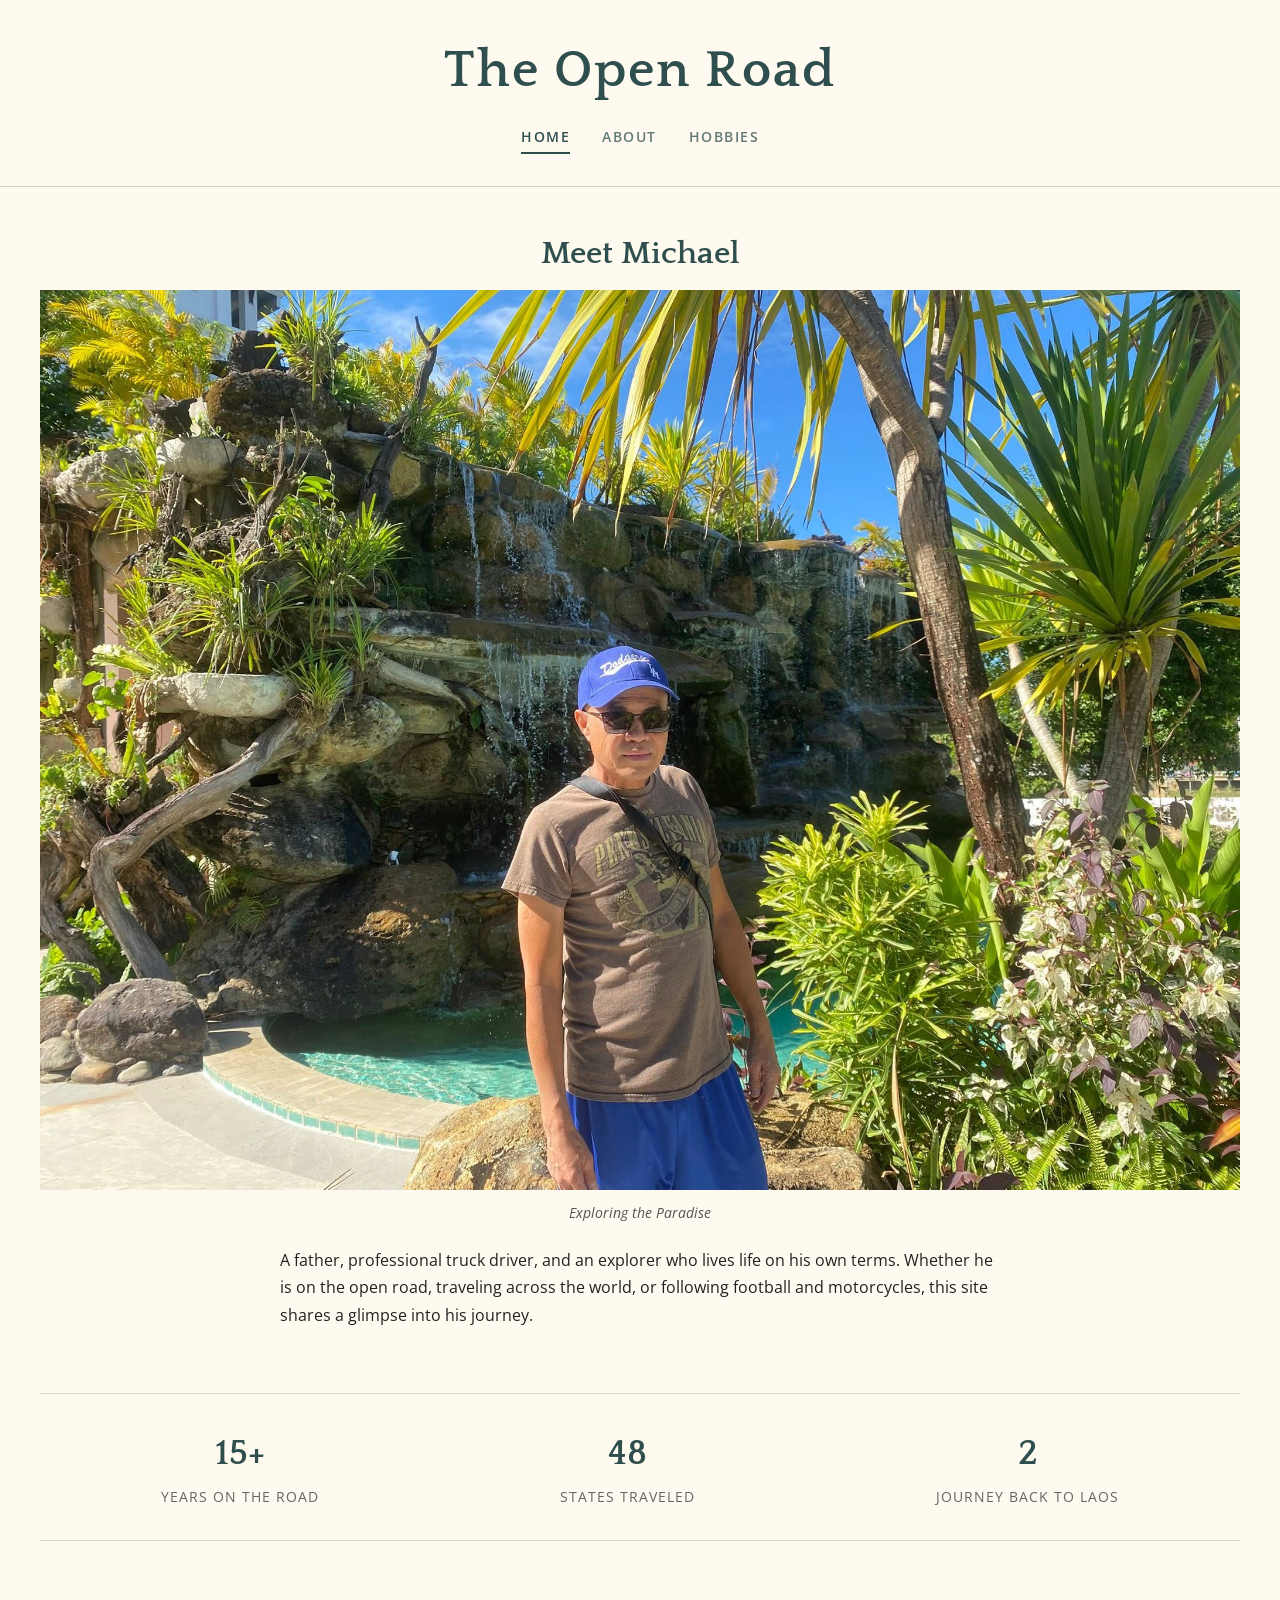
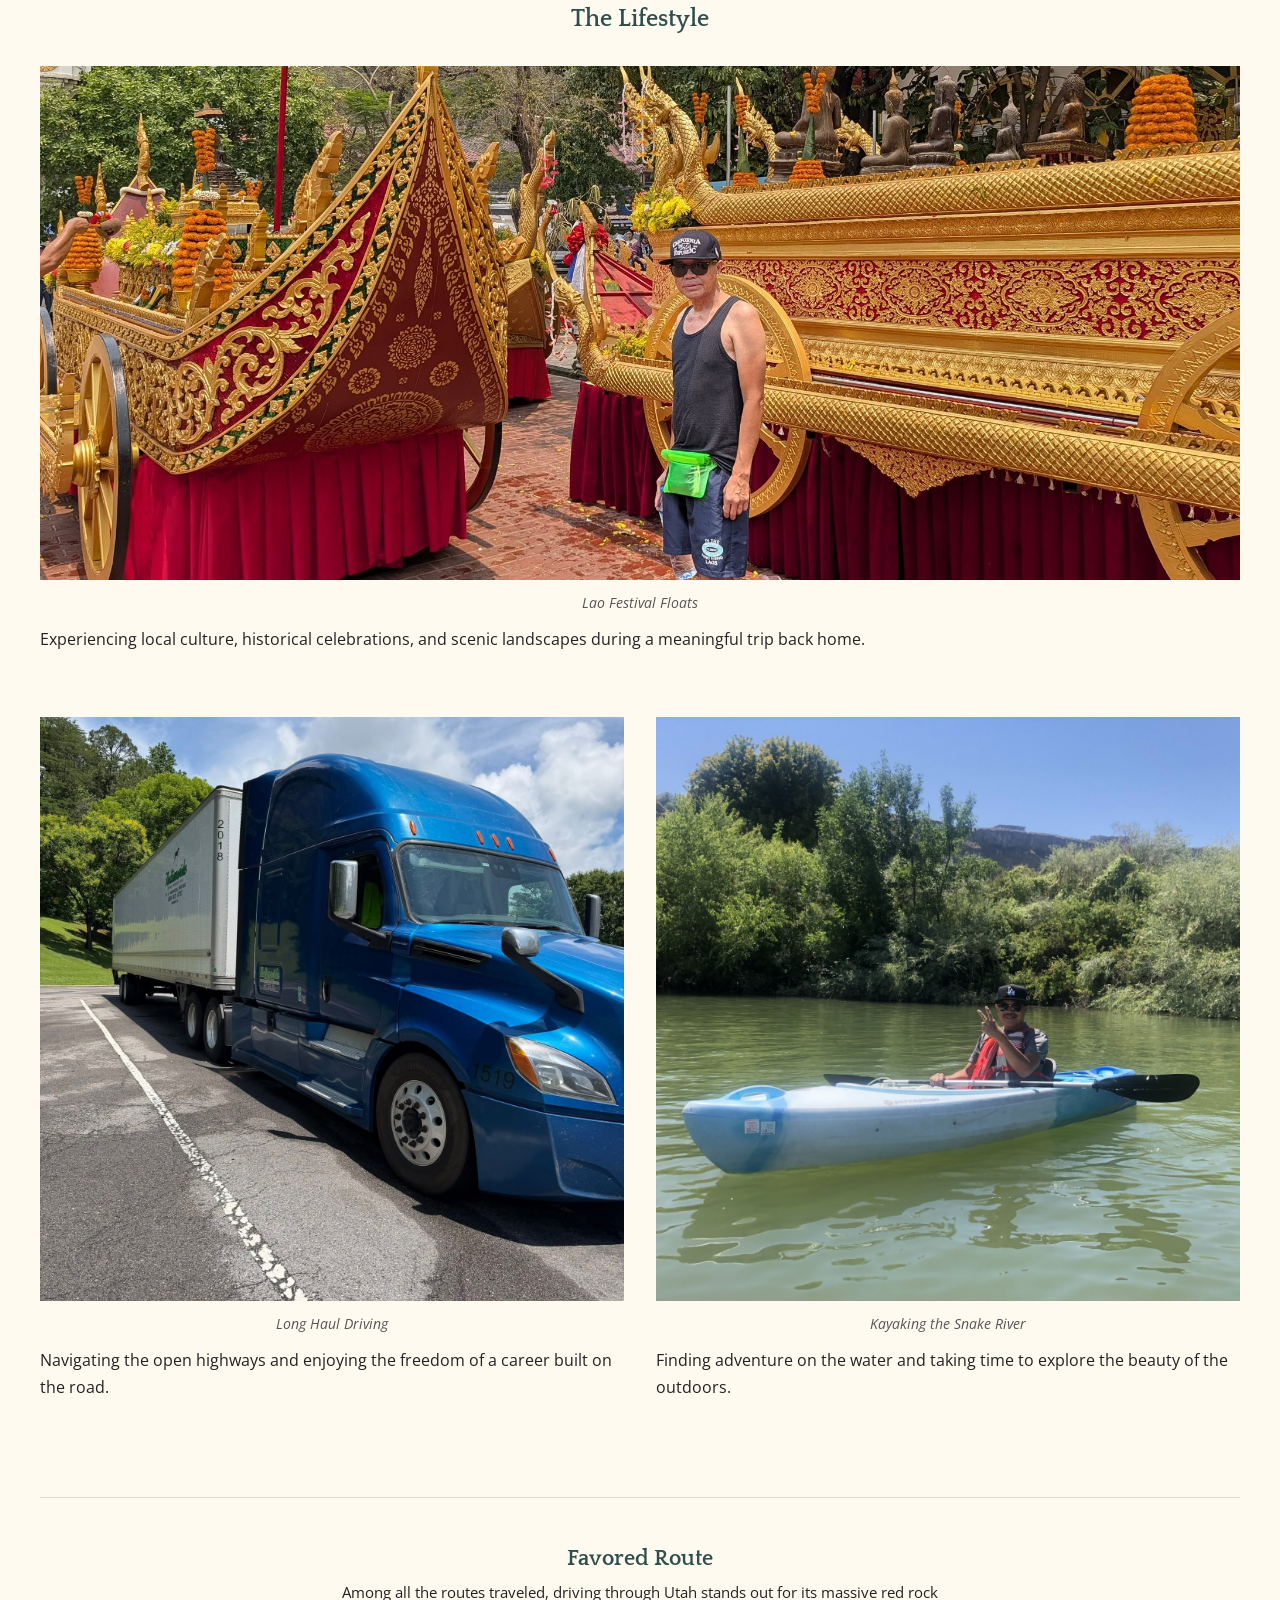
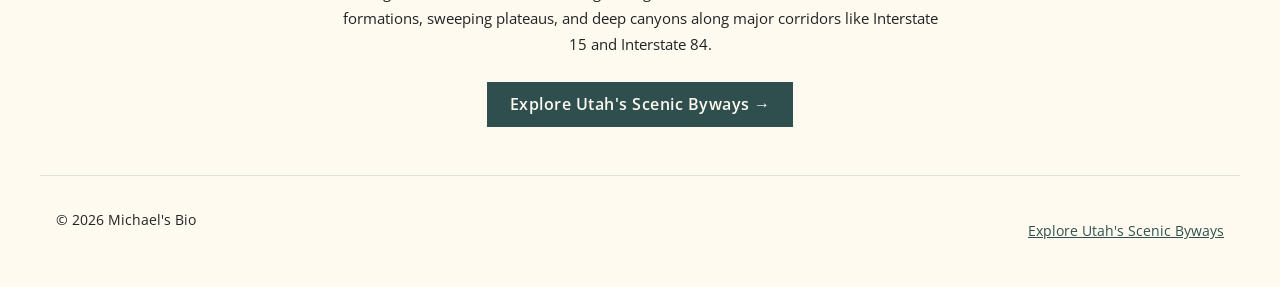
<file: index.html>
<!--
    Eric Sengvanhpheng
    September - October 3, 2026
    CSD 340 bioSite

    bioSite index HTML
-->

<!DOCTYPE html>
<html lang="en">
<head>
    <meta charset="UTF-8">
    <meta name="viewport" content="width=device-width, initial-scale=1.0"> <!-- tell browser how to scale -->

    <title>Landing Page</title>

    <!-- Google fonts -->
    <link rel="preconnect" href="https://fonts.googleapis.com">
    <link rel="preconnect" href="https://fonts.gstatic.com" crossorigin>
    <link href="https://fonts.googleapis.com/css2?family=Open+Sans:ital,wght@0,300..800;1,300..800&family=Quattrocento:wght@400;700&display=swap" rel="stylesheet">

    <!-- site css -->
    <link rel="stylesheet" href="style.css">
</head>

<body>
    <!-- shared header organism -->
    <header>
        <h1>The Open Road</h1>

        <nav>
            <a href="index.html" class="current">Home</a>
            <a href="about.html">About</a>
            <a href="hobbies.html">Hobbies</a>
        </nav>
    </header>

    <main>
        <!-- top section 1 hero -->
        <section class="hero">
            <!-- div inside section to help group -->
                <h2>Meet Michael</h2>
                <!-- figure is HTML5 container, hero image -->
                <figure>
                    <img src="img/laos_1.jpg" alt="Michael with nature in the background">
                    <figcaption>Exploring the Paradise</figcaption>
                </figure>
                <!-- name and short intro -->
                <p>A father, professional truck driver, and an explorer
                    who lives life on his own terms. Whether he is on the open road,
                    traveling across the world, or following football and motorcycles,
                    this site shares a glimpse into his journey.</p>
        </section>
        <!-- milestone banner -->
        <section class="milestones">
            <div class="stat">
                <span class="stat-number">15+</span>
                <span class="stat-label">Years on the Road</span>
            </div>
            <div class="stat">
                <span class="stat-number">48</span>
                <span class="stat-label">States Traveled</span>
            </div>
            <div class="stat">
                <span class="stat-number">2</span>
                <span class="stat-label">Journey Back to Laos</span>
            </div>
        </section>
        <!-- section 2 accomplishments -->
        <section>
            <h3>The Lifestyle</h3>
            <div class="card-grid">
                <!-- 3 figure cards together -->
                <figure>
                    <img src="img/laos_2.jpg" alt="Michael standing by Laos festival floats in the background">
                    <figcaption>Lao Festival Floats</figcaption>
                    <p>Experiencing local culture, historical celebrations, and scenic landscapes during a meaningful trip back home.</p>
                </figure>

                <figure>
                    <img src="img/truck_1.jpg" alt="Semi truck parked">
                    <figcaption>Long Haul Driving</figcaption>
                    <p>Navigating the open highways and enjoying the freedom of a career built on the road.</p>
                </figure>

                <figure>
                    <img src="img/tfkayak.jpg" alt="Michael Kayaking">
                    <figcaption>Kayaking the Snake River</figcaption>
                    <p>Finding adventure on the water and taking time to explore the beauty of the outdoors.</p>
                </figure>
            </div>
        </section>
        <section class="highlight-banner">
            <h3>Favored Route</h3>
            <p>Among all the routes traveled, driving through Utah stands out for its massive red rock formations, sweeping plateaus, and deep canyons along major corridors like Interstate 15 and Interstate 84.</p>
            <a href="https://www.visitutah.com/" target="_blank" rel="noopener noreferrer" class="banner-btn">
                Explore Utah's Scenic Byways &rarr;
            </a>
        </section>

    </main>

    <!-- shared footer organism -->
    <footer>
        <p>&copy; 2026 Michael's Bio</p>
        <!-- anchor tag HTML element for link, open link in new tab with security guards -->
        <a href="https://www.visitutah.com/" target="_blank" rel="noopener noreferrer">Explore Utah's Scenic Byways</a>
    </footer>

</body>
</html>
</file>
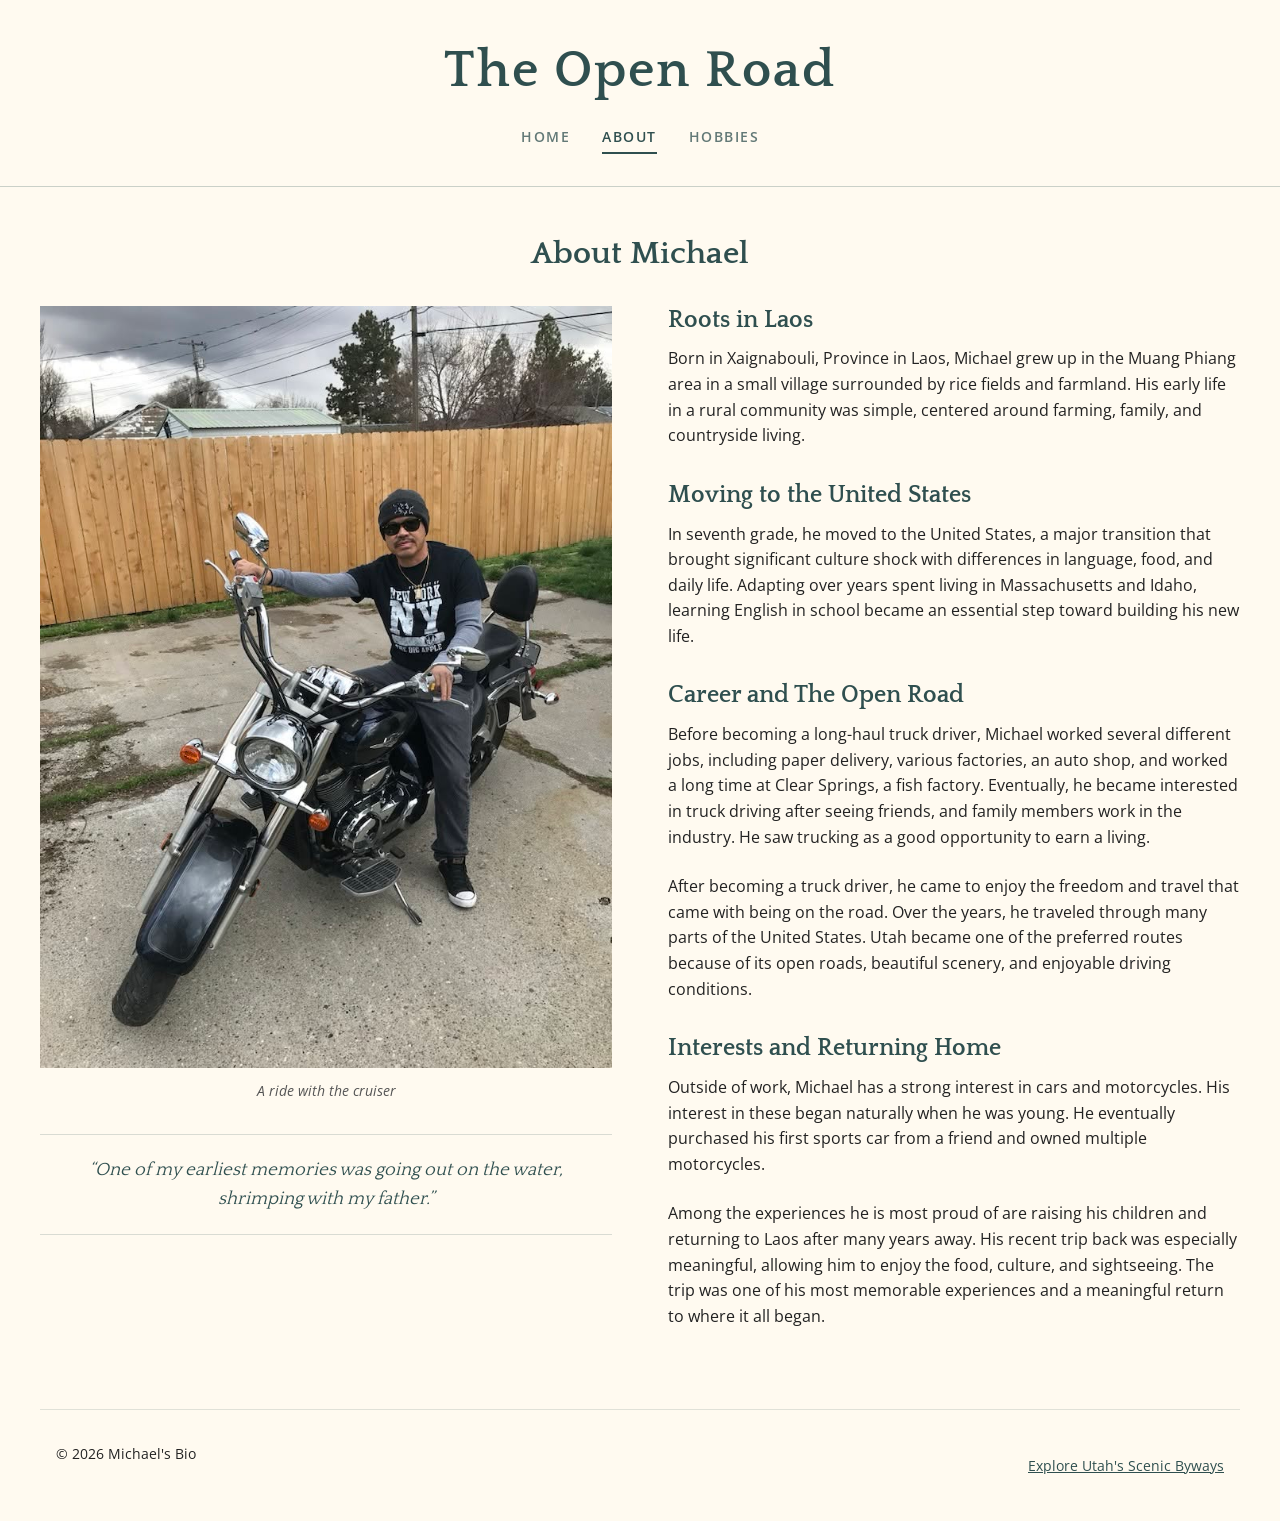
<file: about.html>
<!--
    Eric Sengvanhpheng
    September - October 3, 2026
    CSD 340 bioSite

    bioSite about HTML
-->

<!DOCTYPE html>
<html lang="en">
<head>
    <meta charset="UTF-8">
    <meta name="viewport" content="width=device-width, initial-scale=1.0"> <!-- tell browser how to scale -->
    <title>About Page</title>
    <!-- Google fonts -->
    <link rel="preconnect" href="https://fonts.googleapis.com">
    <link rel="preconnect" href="https://fonts.gstatic.com" crossorigin>
    <link href="https://fonts.googleapis.com/css2?family=Open+Sans:ital,wght@0,300..800;1,300..800&family=Quattrocento:wght@400;700&display=swap" rel="stylesheet">
    <!-- site css -->
    <link rel="stylesheet" href="style.css">
</head>
<body>
<!-- shared header organism -->
<header>
    <h1>The Open Road</h1>
    <nav>
        <a href="index.html">Home</a>
        <a href="about.html" class="current">About</a>
        <a href="hobbies.html">Hobbies</a>
    </nav>
</header>
<main>
    <article class="about-content">
        <h2>About Michael</h2>

        <div class="about-intro">
            <!-- Left Column: Photo + Quote -->
            <div class="about-sidebar">
                <figure>
                    <img src="img/bike_2.jpg" alt="Michael on his motorcycle">
                    <figcaption>A ride with the cruiser</figcaption>
                </figure>

                <blockquote class="pull-quote">
                    “One of my earliest memories was going out on the water, shrimping with my father.”
                </blockquote>
            </div>

            <!-- Right Column: All Story Sections -->
            <div class="about-text">
                <section class="about-block">
                    <h3>Roots in Laos</h3>
                    <p>
                        Born in Xaignabouli, Province in Laos, Michael grew up in the Muang Phiang area in a small
                        village surrounded by rice fields and farmland. His early life in a rural community was simple,
                        centered around farming, family, and countryside living.
                    </p>
                </section>

                <section class="about-block">
                    <h3>Moving to the United States</h3>
                    <p>
                        In seventh grade, he moved to the United States, a major transition that brought significant culture shock
                        with differences in language, food, and daily life. Adapting over years spent living in Massachusetts
                        and Idaho, learning English in school became an essential step toward building his new life.
                    </p>
                </section>

                <section class="about-block">
                    <h3>Career and The Open Road</h3>
                    <p>
                        Before becoming a long-haul truck driver, Michael worked several different jobs, including paper delivery,
                        various factories, an auto shop, and worked a long time at Clear
                        Springs, a fish factory. Eventually, he became interested in truck driving after seeing
                        friends, and family members work in the industry. He saw trucking as a good opportunity to
                        earn a living.
                    </p>
                    <p>
                        After becoming a truck driver, he came to enjoy the freedom and travel that came with
                        being on the road. Over the years, he traveled through many parts of the United States.
                        Utah became one of the preferred routes because of its open roads, beautiful scenery, and
                        enjoyable driving conditions.
                    </p>
                </section>

                <section class="about-block">
                    <h3>Interests and Returning Home</h3>
                    <p>
                        Outside of work, Michael has a strong interest in cars and motorcycles. His interest in
                        these began naturally when he was young. He eventually purchased his first sports car
                        from a friend and owned multiple motorcycles.
                    </p>
                    <p>
                        Among the experiences he is most proud of are raising his children and returning to Laos
                        after many years away. His recent trip back was especially meaningful, allowing him to
                        enjoy the food, culture, and sightseeing. The trip was one of his most memorable
                        experiences and a meaningful return to where it all began.
                    </p>
                </section>
            </div>
        </div>
    </article>
</main>
<!-- shared footer organism -->
<footer>
    <p>&copy; 2026 Michael's Bio</p>
    <!-- anchor tag, open link in new tab with security guards -->
    <a href="https://www.visitutah.com/" target="_blank" rel="noopener noreferrer">Explore Utah's Scenic Byways</a>
</footer>
</body>
</html>
</file>
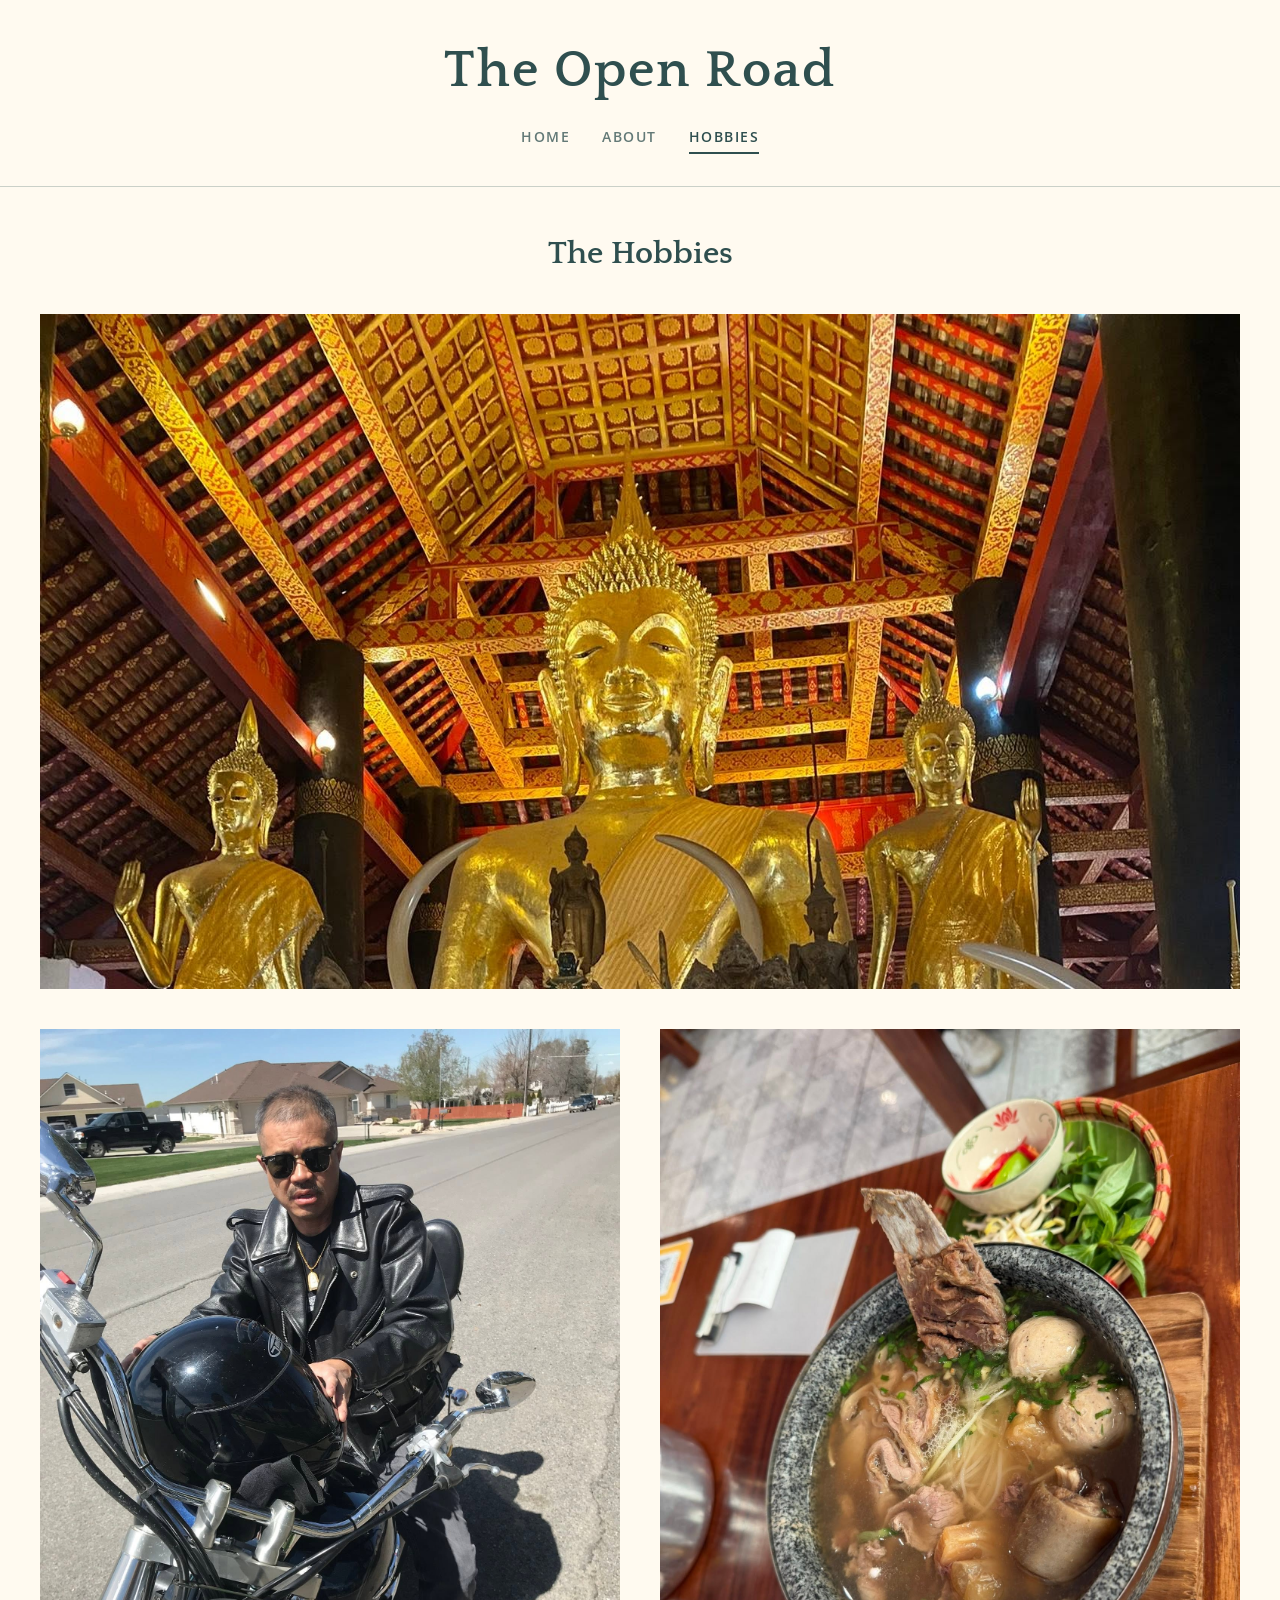
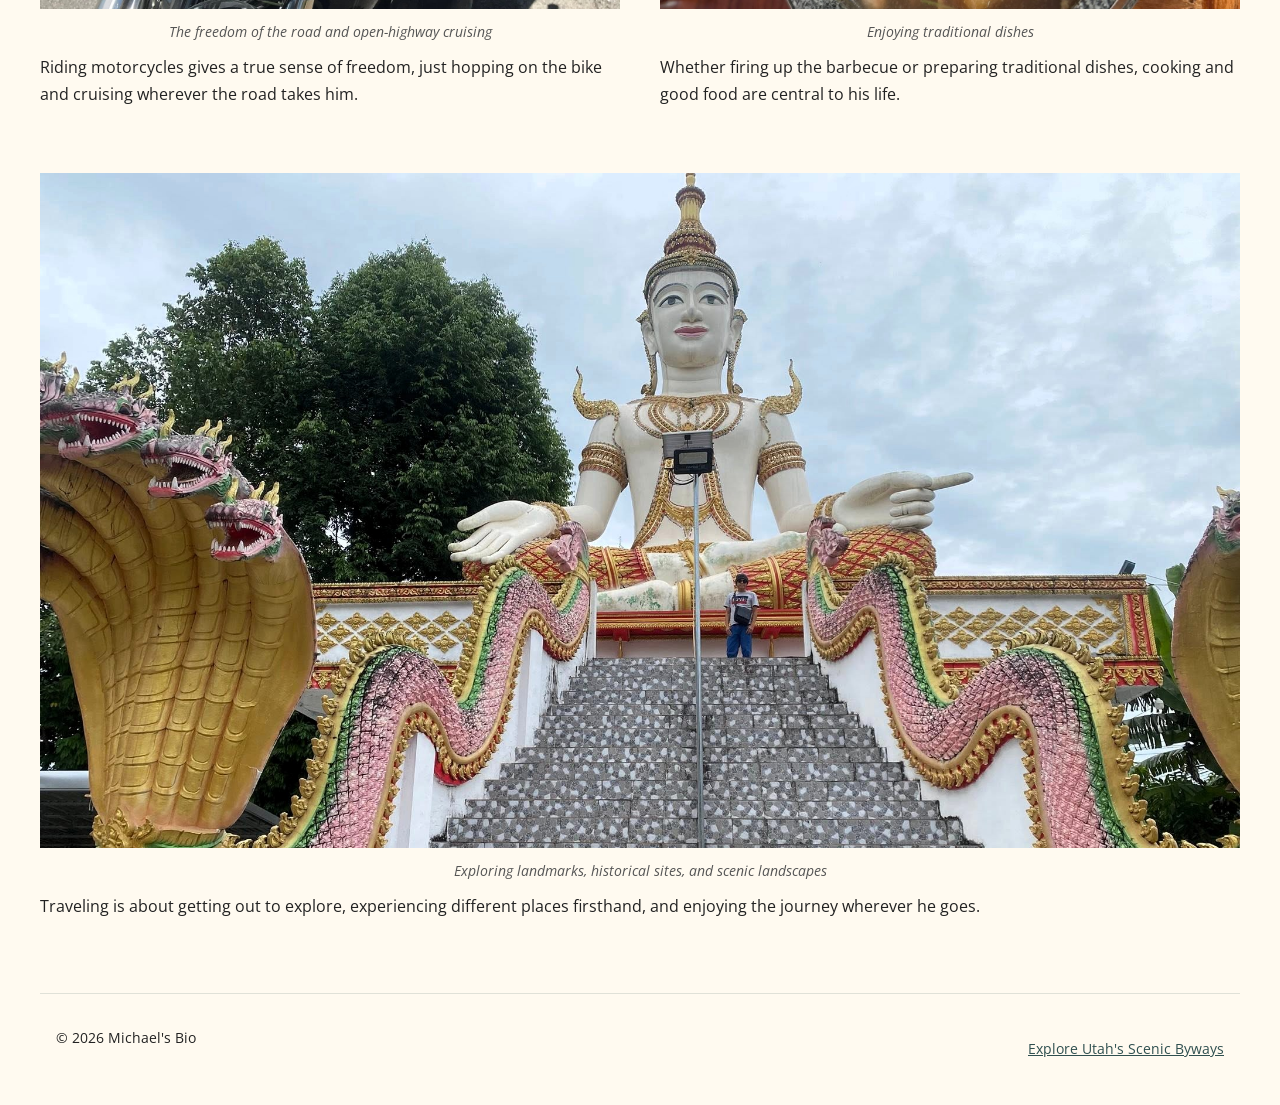
<file: hobbies.html>
<!--
    Eric Sengvanhpheng
    September - October 3, 2026
    CSD 340 bioSite

    bioSite hobbies HTML
-->

<!DOCTYPE html>
<html lang="en">
<head>
  <meta charset="UTF-8">
  <meta name="viewport" content="width=device-width, initial-scale=1.0"> <!-- tell browser how to scale -->

  <title>Hobbies Page</title>
  <!-- Google fonts -->
  <link rel="preconnect" href="https://fonts.googleapis.com">
  <link rel="preconnect" href="https://fonts.gstatic.com" crossorigin>
  <link href="https://fonts.googleapis.com/css2?family=Open+Sans:ital,wght@0,300..800;1,300..800&family=Quattrocento:wght@400;700&display=swap" rel="stylesheet">

  <!-- site css -->
  <link rel="stylesheet" href="style.css">
</head>
<body>
<!-- shared header organism -->
<header>
  <h1>The Open Road</h1>
  <nav>
    <a href="index.html">Home</a>
    <a href="about.html">About</a>
    <a href="hobbies.html" class="current">Hobbies</a>
  </nav>
</header>

<main>
  <!-- main content: section 2 accomplishments -->
  <section>
    <h2>The Hobbies</h2>

    <div class="hobbies-grid">

      <!-- card 1: feature -->
      <figure>
        <img src="img/buddha_1.jpg" alt="Buddhas structure">
      </figure>
      <!-- card 2: biking -->
      <figure>
        <img src="img/bike_3.jpg" alt="Michael on motorcycle">
        <figcaption>The freedom of the road and open-highway cruising</figcaption>
        <p>Riding motorcycles gives a true sense of freedom,
          just hopping on the bike and cruising wherever the road takes him.
        </p>

      </figure>
      <!-- card 3: cuisine -->
      <figure>
        <img src="img/soup.jpg" alt="Bowl of noodle soup with fresh herbs">
        <figcaption>Enjoying traditional dishes</figcaption>
        <p>Whether firing up the barbecue or preparing traditional dishes,
          cooking and good food are central to his life.
        </p>
      </figure>
      <!-- card 4: travel -->
      <figure>
        <img src="img/laos_3.jpg" alt="Michael at Laos steps">
        <figcaption>Exploring landmarks, historical sites, and scenic landscapes</figcaption>
        <p>Traveling is about getting out to explore, experiencing different places firsthand,
          and enjoying the journey wherever he goes.
        </p>
      </figure>
    </div>
  </section>
</main>
<!-- shared footer organism -->
<footer>
  <p>&copy; 2026 Michael's Bio</p>
  <!-- anchor tag, open link in new tab with security guards -->
  <a href="https://www.visitutah.com/" target="_blank" rel="noopener noreferrer">Explore Utah's Scenic Byways</a>
</footer>

</body>
</html>
</file>
<file: style.css>
/*
    Eric Sengvanhpheng
    September - October, 2026
    CSD 340 bioSite

    bioSite css styling - master shared stylesheet
*/

/* global / reset styles */
* {
    box-sizing: border-box;
    margin: 0;
    padding: 0;
}

/* global defaults */
body {
    background-color: floralwhite;
    color: #111111;
    font-family: "Open Sans", sans-serif;
    font-size: 16px;
    font-weight: 400;
    line-height: 1.6;   /* space between lines of text */
    display: flex;      /* turns element into flexbox container */
    flex-direction: column; /* stacks 3 main pieces vertically */
    min-height: 100vh;  /* forces page to stretch until fills height of screen */
}

/* global for images */
img {
    max-width: 100%;    /* never grow larger than box it's sitting in */
    height: auto;       /* keep original proportions so it doesn't look stretched or squished */
    display: block;
}

/* typography */
h1, h2, h3 {
    font-family: "Quattrocento", serif;
    font-weight: 700;   /* use numbers since google fonts specified */
    color: darkslategray;
    line-height: 1.2;
    margin-bottom: 1rem;
    text-align: center;
}
h1 { font-size: 52px; }
h2 { font-size: 32px; }
h3 { font-size: 24px; }

p {
    line-height: 1.7;
    color: #222222;
    margin-bottom: 1.5rem;
}

figcaption {
    font-size: 0.85rem;
    font-style: italic;
    color: #555555;
    margin-top: 0.75rem;
    text-align: center;
}

/* link styling */
a {
    color: darkslategray;
    transition: opacity 0.2s ease;
}

a:hover {
    color: #483d8b; /* DarkSlateBlue hover effect */
    text-decoration: underline;
}

/* shared header organism */
header {
    background-color: floralwhite;
    text-align: center;
    border-bottom: 1px solid rgba(47, 79, 79, 0.25);
    padding: 2.5rem 1rem 2rem 1rem; /* slightly less padding on bottom so links anchor near line */
}

header h1 {
    margin-bottom: 1.5rem;
    letter-spacing: 2px;
}

header nav {
    display: flex;
    justify-content: center;    /* pushes whole row to middle of bar */
    gap: 2rem;                /* auto adds even spacing between each link */
}
/* header nav a links */
header nav a {
    font-size: 0.85rem;
    font-weight: 600;           /* crisp semi-bold */
    text-transform: uppercase;  /* clean all-caps menu style */
    letter-spacing: 1.5px;      /* subtle breathing room between letters */
    color: darkslategray;
    text-decoration: none;
    opacity: 0.75;              /* soft resting state */
    padding-bottom: 4px;
    border-bottom: 2px solid transparent; /* placeholder to avoid jump on active */
    transition: opacity 0.2s ease, color 0.2s ease, border-color 0.2s ease;
}
/* Hover color for any nav link */
header nav a:hover {
    color: #c28b1e;
}
/* The solid underline showing the page you are currently on */
header nav a.current {
    opacity: 1;
    border-bottom: 2px solid darkslategray;
}
/* --- global outer main frame -- */
main {
    flex: 1;
    max-width: 1200px;
    width: 95%;
    margin: 3rem auto;          /* add space above and below <main> */
}

main > p,
.about-content p {
    max-width: 720px;
    margin: 0 auto 1.5rem auto;
    line-height: 1.7;
    text-align: left;           /* left align inside columns */
}

/* --- hero section (home) --- */
.hero {
    width: 100%;
    margin-bottom: 4rem;
}

.hero figure {
    margin-bottom: 1.5rem;
}

.hero img {
    width: 100%;
}

.hero p {
    max-width: 720px;
    margin: 1.5rem auto 0 auto;
    text-align: left;
}
/* --- highway milestones strip --- */
.milestones {
    display: flex;
    justify-content: space-around;
    padding: 2rem 0;
    margin: 2rem auto 4rem auto;
    border-top: 1px solid rgba(47, 79, 79, 0.18);
    border-bottom: 1px solid rgba(47, 79, 79, 0.18);
    text-align: center;
}

.stat {
    display: flex;
    flex-direction: column;
    gap: 0.25rem;
}

.stat-number {
    font-family: "Quattrocento", serif;
    font-size: 2.2rem;
    font-weight: 700;
    color: darkslategray;
}

.stat-label {
    font-size: 0.85rem;
    text-transform: uppercase;
    letter-spacing: 1px;
    color: #666666;
}
/* --- 3-card grid (home page) --- */
.card-grid {
    display: grid;
    grid-template-columns: repeat(2, 1fr); /* creates 2 equal columns */
    gap: 2.5rem 2rem;
    margin-top: 2rem;
}

.card-grid figure {
    display: flex;
    flex-direction: column;
}
/* finds first card figure, makes it span 2 columns across the top */
.card-grid figure:first-child {
    grid-column: span 2;
}

/* featured top image of grid */
.card-grid figure:first-child img {
    width: 100%;
    aspect-ratio: 21 / 9;       /* wide banner proportion */
    object-fit: cover;
    object-position: center bottom;
}

/* general card images (bottom two) */
.card-grid img {
    width: 100%;
    aspect-ratio: 1 / 1;       /* consistent cards */
    object-fit: cover;
    object-position: center;
}

.card-grid figure p {
    margin-top: 0.75rem;
    text-align: left;
    width: 100%;
}
.card-grid figcaption,
.hobbies-grid figcaption {
    text-align: center;
}
/* --- featured route & highlight banner --- */
.highlight-banner {
    margin-top: 4.5rem;
    padding-top: 3rem;          /* room inside before the text */
    border-top: 1px solid rgba(47, 79, 79, 0.18); /* faint boundary line */
    text-align: center;
}

.highlight-banner h3 {
    font-size: 22px;
    margin-bottom: 0.5rem;
}

.highlight-banner p {
    font-size: 0.95rem;
    max-width: 600px;
    margin: 0 auto 1.5rem auto;
    text-align: center;
}

.highlight-banner .banner-btn {
    display: inline-block;
    padding: 0.6rem 1.4rem;
    background: darkslategray;
    color: floralwhite;
    font-weight: 600;
    text-decoration: none;
    letter-spacing: 0.5px;
    transition: background-color 0.2s ease, transform 0.15s ease;
}

.highlight-banner .banner-btn:hover {
    background-color: #1a2f2f;
    transform: translateY(-2px);
    text-decoration: none;
}
/* --- hobbies page styling (1-2-1 showcase) --- */
.hobbies-grid {
    display: grid;
    grid-template-columns: repeat(2, 1fr); /* 2 equal columns */
    max-width: 1200px;
    gap: 2.5rem;
    width: 100%;
    margin: 2.5rem auto 0;
    align-items: start;
}

.hobbies-grid figure {
    width: 100%;
    display: flex;
    flex-direction: column;
    margin: 0;
}

.hobbies-grid figure img {
    width: 100%;
    display: block;
    object-fit: cover;
}

/* top feature img, spans full width */
.hobbies-grid figure:first-of-type {
    grid-column: 1 / -1;
}

.hobbies-grid figure:first-of-type img {
    aspect-ratio: 16 / 9;
    object-position: center top;
}

/* 2 & 3 middle images */
.hobbies-grid figure:nth-of-type(2) img,
.hobbies-grid figure:nth-of-type(3) img {
    aspect-ratio: 1 / 1;
    object-position: center top;
}

/* bottom feature image spans full width */
.hobbies-grid figure:nth-of-type(4) {
    grid-column: 1 / -1;
}

.hobbies-grid figure:nth-of-type(4) img {
    aspect-ratio: 16 / 9;
    object-position: center top;
}

.hobbies-grid figure p {
    margin-top: 0.75rem;
    width: 100%;
    text-align: left;
}

/* --- shared footer organism --- */
footer {
    width: 100%;
    display: flex;
    max-width: 1200px;
    margin: 0 auto;
    justify-content: space-between;
    align-items: center;
    padding: 2rem 1rem;
    font-size: 0.85rem;
    border-top: 1px solid rgba(47, 79, 79, 0.15);
}

/* --- pull-quote styling --- */
.pull-quote {
    font-family: "Quattrocento", serif;
    font-size: 1.15rem;
    font-style: italic;
    color: darkslategray;
    text-align: center;
    max-width: 600px;
    margin: 2.5rem auto;
    padding: 1.25rem 0;
    border-top: 1px solid rgba(47, 79, 79, 0.18);
    border-bottom: 1px solid rgba(47, 79, 79, 0.18);
    line-height: 1.6;
}
/* --- about page styling --- */
.about-content {
    max-width: 1200px;
    width: 100%;
    margin: 0 auto;
}
/* --- about page side-by-side layout --- */
.about-intro {
    display: grid;
    grid-template-columns: 1fr 1fr;
    gap: 3.5rem;
    align-items: start;
    margin-top: 2rem;
}

/* Left sidebar holding photo and quote */
.about-sidebar {
    width: 100%;
    display: flex;
    flex-direction: column;
    justify-content: flex-start;
    gap: 2rem;
}

.about-sidebar figure {
    margin: 0;
    padding: 0;
    width: 100%;
}

.about-sidebar figure img {
    width: 100%;
    aspect-ratio: 3 / 4;
    object-fit: cover;
}

/* Quote styled specifically for sidebar placement */
.about-sidebar .pull-quote {
    font-family: "Quattrocento", serif;
    font-size: 1.15rem;
    font-style: italic;
    color: darkslategray;
    text-align: center;
    line-height: 1.6;
    margin: 0 auto;
    padding: 1.25rem 0.5rem;
    border-top: 1px solid rgba(47, 79, 79, 0.18);
    border-bottom: 1px solid rgba(47, 79, 79, 0.18);
    width: 100%;
}

/* Right story column */
.about-text {
    width: 100%;
}
.about-text .about-block {
    margin-bottom: 2rem;
}
.about-text .about-block:first-child h3 {
    margin-top: 0;
}
.about-text h3 {
    text-align: left;
    margin-bottom: 0.75rem;
}
.about-text p {
    font-size: 1rem;
    line-height: 1.6;
    max-width: 100%;
    margin-bottom: 1.5rem;
    text-align: left;
}
/* --- mobile responsive fallback --- */
@media (max-width: 768px) {
    header h1 {
        font-size: 38px;
    }

    header nav {
        gap: 1.5rem;
    }

    /* collapse 2-column layouts into a single vertical stack on mobile */
    .card-grid,
    .hobbies-grid,
    .about-intro {
        grid-template-columns: 1fr;
        gap: 2rem;
    }

    .card-grid figure:first-child,
    .hobbies-grid figure:first-of-type,
    .hobbies-grid figure:nth-of-type(4) {
        grid-column: span 1;
    }

    .card-grid figure:first-child img,
    .hobbies-grid figure:first-of-type img,
    .hobbies-grid figure:nth-of-type(4) img {
        aspect-ratio: 16 / 9;
    }

    footer {
        flex-direction: column;
        gap: 1rem;
        text-align: center;
    }
}
</file>
